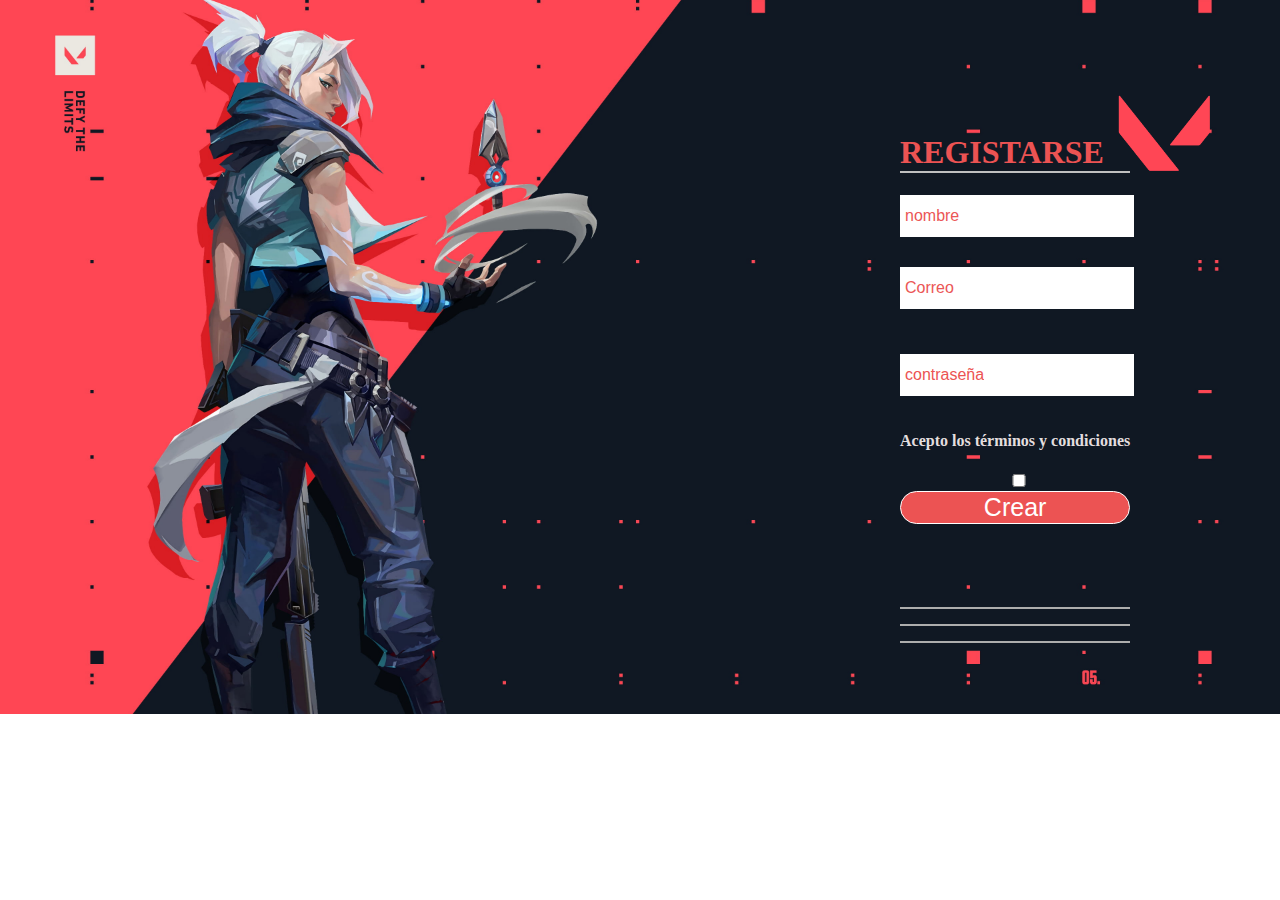
<file: registro/registro de usuario.html>
<!DOCTYPE html>
<html lang="en">
<head>
    <meta charset="UTF-8">
    <meta http-equiv="X-UA-Compatible" content="IE=edge">
    <meta name="viewport" content="width=device-width, initial-scale=1.0">
    <title>Registro de usuario</title>
    <link rel="stylesheet" href="estilo registro valorant.css">
</head>
<body>
    
    <div class="Formulario">
       <h1>REGISTARSE</h1>
    <form method="post">
      
      <div class="Nombre">
         <div><input type="text" id="nombre" placeholder="nombre">
    </div> 
    
    <div class="Correo">
        
        <div><input class="Correo" type="text" id="Correo" placeholder="Correo">
    </div>

      <div class="Contraseña">
        <div><input class="Contraseña" type="contraseña" id="contraseña" placeholder="contraseña">
      </div>
      <div class="terminos"> <h4> Acepto los términos y condiciones</h4>
        <input type="checkbox">
      <input type="button" value="Crear">
      <img src="logo.jpg" Class="Logo" />
    </form>

</body>
</html>
</file>
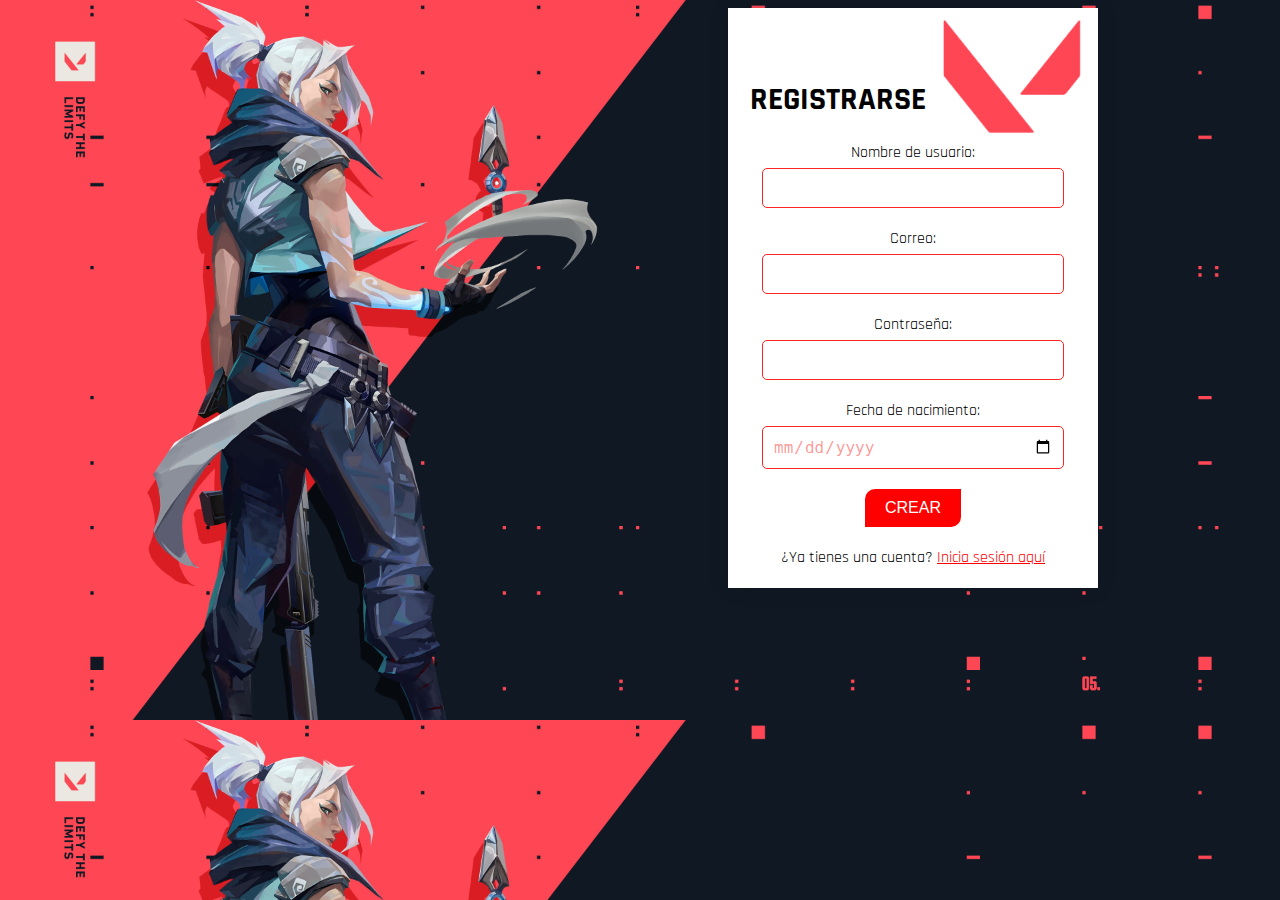
<file: registro/registro.html>
<!DOCTYPE html>
<html lang="en">
<head>
    <meta charset="UTF-8">
    <meta http-equiv="X-UA-Compatible" content="IE=edge">
    <meta name="viewport" content="width=device-width, initial-scale=1.0">
    <title>Registro</title>
    <link href="https://fonts.googleapis.com/css2?family=Orbitron:wght@600&family=Rajdhani:wght@500&family=Roboto:wght@100&display=swap" rel="stylesheet">
    <link rel="stylesheet" href="registro.css">
</head>
<body>

    <div class="container">
      <div class="encabezado">
        <div class="title">
         <h1>REGISTRARSE</h1>
        </div>
        <div class="contenedor-logo">
          <img class="logo" src="logo.jpg">
        </div>
      </div>
    
            <form id="registerForm" action="../sign/sign.html" method="POST">
                <div class="form-group">
                    <label for="username">Nombre de usuario:</label>
                    <input type="text" id="username" name="username" required>
                </div>
                <div class="form-group">
                    <label for="email">Correo:</label>
                    <input type="email" id="email" name="email" required>
                </div>
                <div class="form-group">
                  <label for="password">Contraseña:</label>
                  <input type="password" id="password" name="password" required>
              </div>
              <div class="form-group">
                  <label for="date">Fecha de nacimiento:</label>
                  <input type="date" id="date" name="date" required>
              </div>
                <div class="form-group">
                    <button type="submit" class="iniciar">CREAR</button>
                </div>

                <div class="form-group">
                    ¿Ya tienes una cuenta? <a href="../sign/sign.html">Inicia sesión aquí</a>
                </div>
            </form>
    </div>

    <script src="../js/login.js"></script>
    <script>
        let registerForm = document.getElementById("registerForm");
        //Generar el evento submit
        registerForm.addEventListener("submit", (e) => {
            //Obtener los datos del formulario
            let username    = document.getElementById("username").value;
            let email       = document.getElementById("email").value;
            let password    = document.getElementById("password").value;
            let date        = document.getElementById("date").value;
            //Llamar a la clase User para crear el nuevo registro
            const user = new User()
            user.add(username, email, password, date);
            alert('Usuario creado.');
        });
        
    </script>
</body>
</html>
</file>
<file: registro/estilo registro valorant.css>
Body {

  background-image: url("hd.jpg");
    
    background-size: cover;
    background-position: center center;
    background-repeat: no-repeat;
    font-size: 16px;
    min-height: 40.62em;
    margin-bottom: 3.12em;
    display: flex;
    align-items: flex-end;
}

.formulario{
  
    position:absolute;
    top: 100px;         
    left: 100px;        
    transform: translate(-50%, -50%s);
    width:200px ;
    background: #383331;
    border-radius: 15px;


  }
  .Formulario h1{
  text-align: left;
  padding: 30 0 100px 0;
  border-bottom: 2px solid silver;
  color: #ec5353;
  }
  
  .Formulario{
    padding:0 50px;
    box-sizing: border-box;
    top: -120px;         
    left: 850px;
    position: sticky;
  }

  form .Correo{
    position: relative;
    border-bottom: 2px solid #adadad;
    margin: 15px 0;

  }

  .Correo input{
    width: 100%;
    padding: 3 3px;
    height: 40px;
    font-size: 16px;
    border: none;
    
  }

.Correo ::placeholder{
    position: absolute;
    top: 50%;
    left: 5px;
    color: #adadad;
    transform: translateY(-50%);
    font-size: 20px;
    pointer-events: none;
  }
  form .Nombre{
    position: center;
    border-bottom: 2px solid #adadad;
    margin: 15px 0;

  }

  .Nombre input{
    width: 100%;
    padding: 3 3px;
    height: 40px;
    font-size: 16px;
    border: none;
    
  }

  .Nombre ::placeholder{
    position: absolute;
    top: 50%;
    left: 5px;
    color: #eb5656;
    transform: translateY(-50%);
    font-size: 16px;
    pointer-events: none;
  }
  

  form .Contraseña{
    position: relative;
    border-bottom: 2px solid #adadad;
    margin: 15px 0;
    

  }

  .Contraseña input{
    width: 100%;
    padding: 3 3px;
    height: 40px;
    font-size: 16px;
    border: none;
  
  }

  .Contraseña ::placeholder{
    position: absolute;
    top: 50%;
    left: 5px;
    color: #ec5353;
    transform: translateY(-50%);
    font-size: 16px;
    pointer-events: none;
  }
input[type="button"]{
    width: 100%;
    height: 50%;
    border: 1px solid;
    background: #ec5353;
    border-radius: 20px;
    font-size: 25px;
    color: white;
    cursor: pointer;
    left: 900px;
}
  .Logo{
    width: 100px;
    position: relative;
    top: -430px;
    left: 215px;

}

input[type="checkbox"]{
  width: 100%;
  height: 100%;
  border: 10px solid;
  background: #ec5353;
  border-radius: 1;
  font-size: 3;
  color: rgb(248, 165, 165);
  cursor: pointer;
  left: -900px;}

  .terminos h4{
    text-align: left;
    padding: 30 0 100px 0;
    border-bottom: 0 solid rgb(163, 159, 159);
    color: #f3ebebf5;}
</file>
<file: registro/registro.css>
body {
background-image: url("hd.jpg");
background-size: 100%;
font-family: 'Rajdhani', sans-serif;
}

.container {
width: 350px;
height: 560px;
margin-left: 720px;
padding: 10px;
background-color: white;
box-shadow: 0px 0px 20px rgba(0, 0, 0, 0.1);
text-align: center;
}

.encabezado {
  display: flex;
  align-items: flex-end;
}

.title {
  width: 200px;
}

.logo {
  width: 150px;
}

form {
margin-bottom: 40px;
}

.form-group {
margin-bottom: 20px;
}

label {
display: block;
margin-bottom: 5px;
}

input[type="text"],
input[type="password"],
input[type="date"],
input[type="email"] {
width: 80%;
padding: 10px;
border: 1px solid #fb2525;
color: #fd03036b;
border-radius: 5px;
font-size: 16px;
}

a {
color: #ff0000;
}

button {
background-color: #ff0000;
color: #fff;
padding: 10px 20px;
border: none;
border-radius: 10px 0px;
font-size: 16px;
cursor: pointer;
}

.iniciar {
color: white;
}

button:hover {
background-color: #0062cc;
}
</file>
